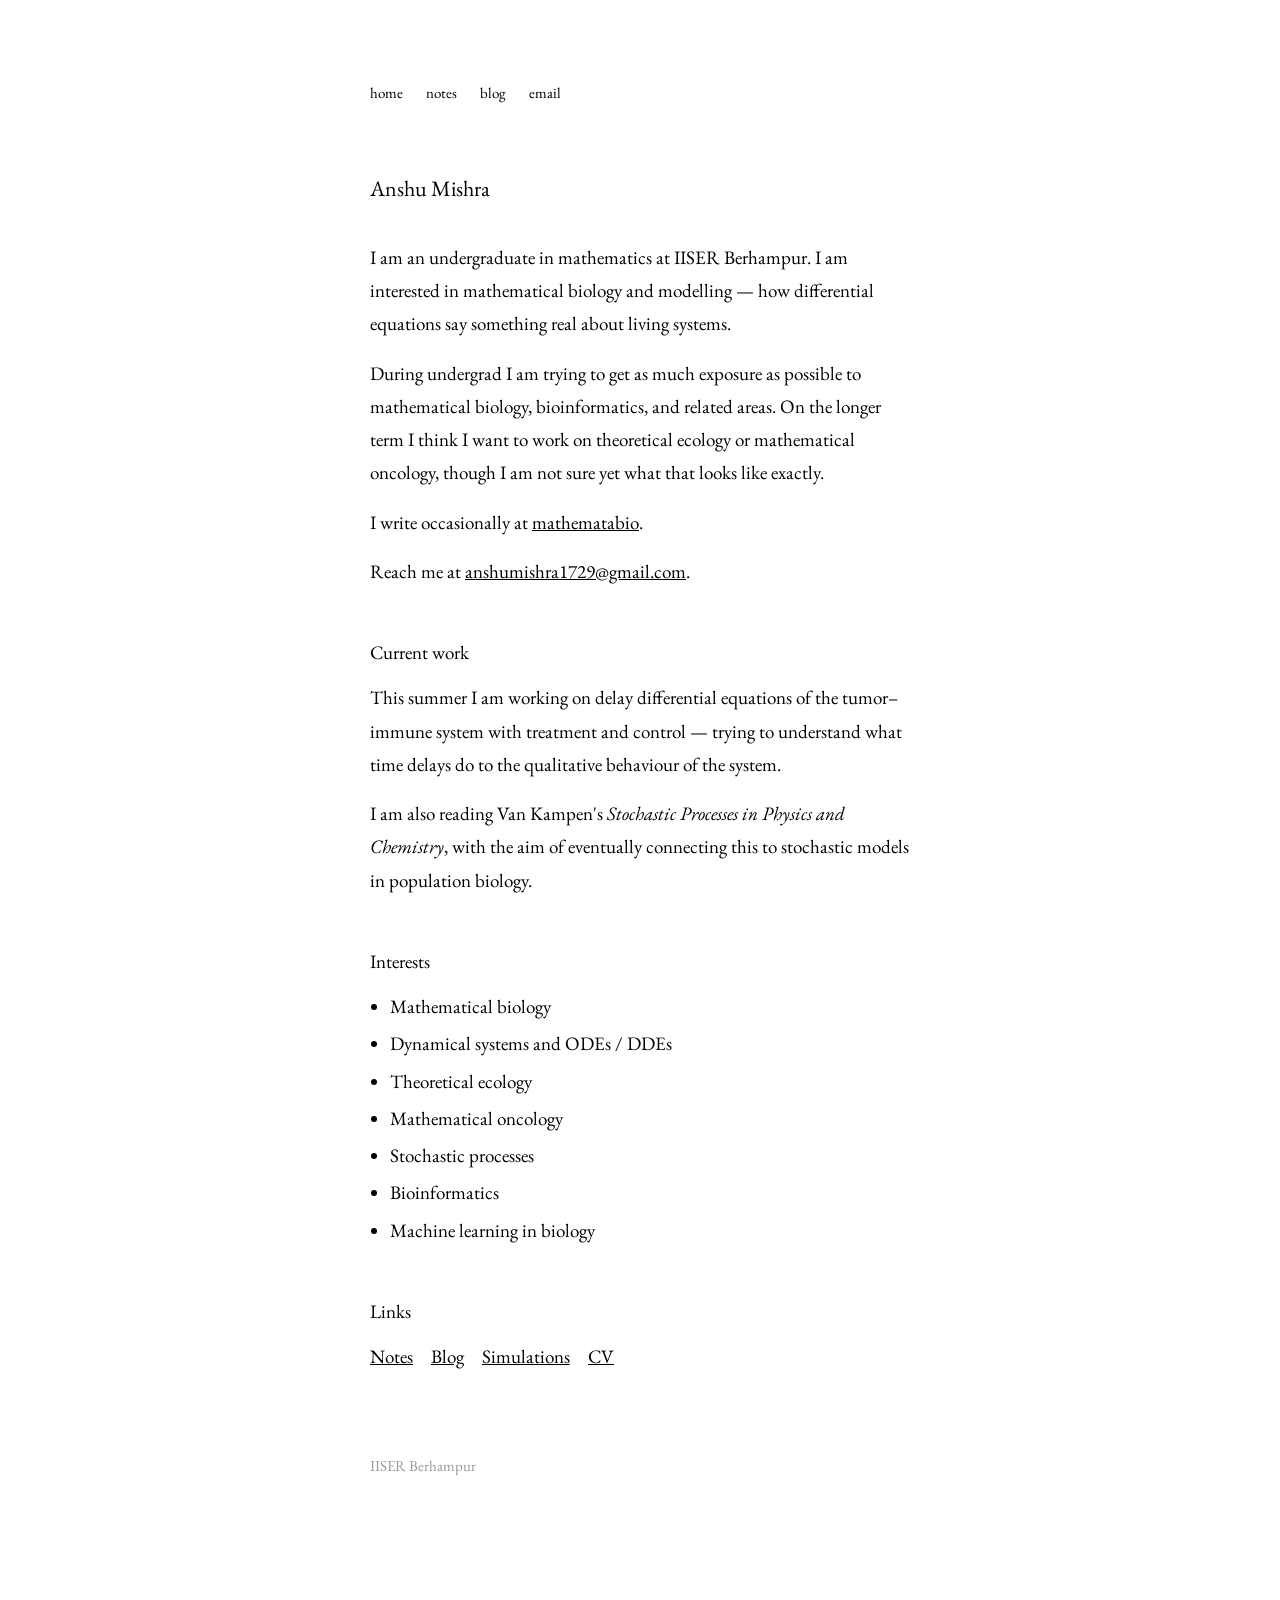
<file: index.html>
<!DOCTYPE html>
<html lang="en">
<head>
<meta charset="UTF-8"/>
<meta name="viewport" content="width=device-width, initial-scale=1.0"/>
<title>Anshu Mishra</title>
<link href="https://fonts.googleapis.com/css2?family=EB+Garamond:ital,wght@0,400;1,400&display=swap" rel="stylesheet"/>
<style>
* { margin: 0; padding: 0; box-sizing: border-box; }

body {
  font-family: 'EB Garamond', Georgia, serif;
  font-size: 19px;
  line-height: 1.75;
  background: #fff;
  color: #000;
  max-width: 580px;
  margin: 0 auto;
  padding: 80px 20px 120px;
}

nav {
  margin-bottom: 64px;
  font-size: 15px;
}

nav a {
  color: #000;
  text-decoration: none;
  margin-right: 20px;
}

nav a:hover { text-decoration: underline; }

h1 {
  font-size: 22px;
  font-weight: 400;
  margin-bottom: 32px;
}

h2 {
  font-size: 19px;
  font-weight: 400;
  margin: 48px 0 12px;
}

p {
  margin-bottom: 16px;
}

p:last-child { margin-bottom: 0; }

a { color: #000; }
a:hover { text-decoration: none; }

ul {
  margin: 0 0 16px 20px;
}

ul li {
  margin-bottom: 4px;
}

footer {
  margin-top: 80px;
  font-size: 15px;
  color: #999;
}
</style>
</head>
<body>

<nav>
  <a href="index.html">home</a>
  <a href="notes.html">notes</a>
  <a href="https://mathematabio.substack.com/" target="_blank" rel="noopener">blog</a>
  <a href="mailto:anshumishra1729@gmail.com">email</a>
</nav>

<h1>Anshu Mishra</h1>

<p>I am an undergraduate in mathematics at IISER Berhampur. I am interested in mathematical biology and modelling &mdash; how differential equations say something real about living systems.</p>

<p>During undergrad I am trying to get as much exposure as possible to mathematical biology, bioinformatics, and related areas. On the longer term I think I want to work on theoretical ecology or mathematical oncology, though I am not sure yet what that looks like exactly.</p>

<p>I write occasionally at <a href="https://mathematabio.substack.com/" target="_blank" rel="noopener">mathematabio</a>.</p>

<p>Reach me at <a href="mailto:anshumishra1729@gmail.com">anshumishra1729@gmail.com</a>.</p>

<h2>Current work</h2>

<p>This summer I am working on delay differential equations of the tumor&ndash;immune system with treatment and control &mdash; trying to understand what time delays do to the qualitative behaviour of the system.</p>

<p>I am also reading Van Kampen's <em>Stochastic Processes in Physics and Chemistry</em>, with the aim of eventually connecting this to stochastic models in population biology.</p>

<h2>Interests</h2>

<ul>
  <li>Mathematical biology</li>
  <li>Dynamical systems and ODEs / DDEs</li>
  <li>Theoretical ecology</li>
  <li>Mathematical oncology</li>
  <li>Stochastic processes</li>
  <li>Bioinformatics</li>
  <li>Machine learning in biology</li>
</ul>

<h2>Links</h2>

<p>
  <a href="notes.html">Notes</a> &ensp;
  <a href="https://mathematabio.substack.com/" target="_blank" rel="noopener">Blog</a> &ensp;
  <a href="https://sites.google.com/view/anshum/simulations" target="_blank" rel="noopener">Simulations</a> &ensp;
  <a href="https://sites.google.com/view/anshum/cv-and-coursework" target="_blank" rel="noopener">CV</a>
</p>

<footer>IISER Berhampur</footer>

</body>
</html>
</file>
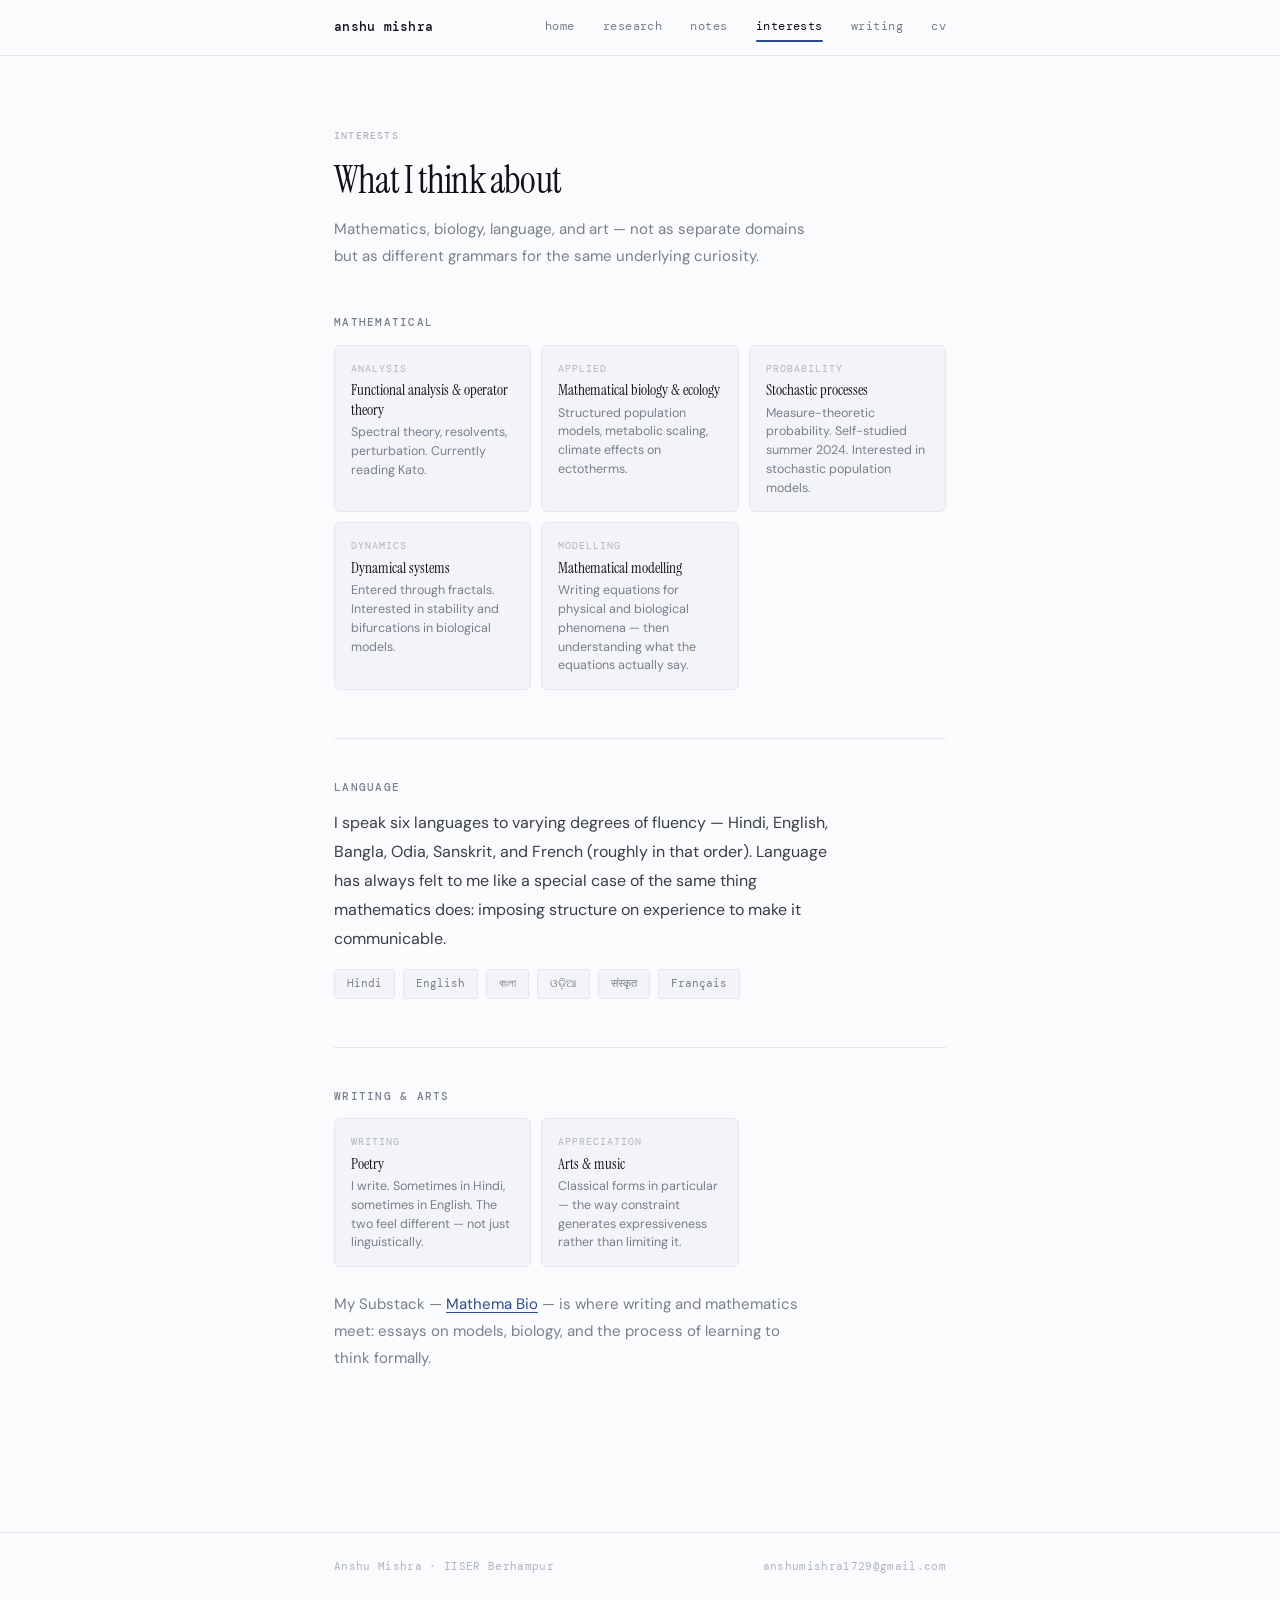
<file: interests.html>
<!DOCTYPE html>
<html lang="en">
<head>
<meta charset="UTF-8"/>
<meta name="viewport" content="width=device-width, initial-scale=1.0"/>
<title>Interests — Anshu Mishra</title>
<link rel="stylesheet" href="assets/style.css"/>
</head>
<body>

<nav class="site-nav">
  <div class="nav-inner">
    <a class="nav-brand" href="index.html">anshu mishra</a>
    <div class="nav-links">
      <a href="index.html">home</a>
      <a href="research.html">research</a>
      <a href="notes.html">notes</a>
      <a href="interests.html" class="active">interests</a>
      <a href="writing.html">writing</a>
      <a href="cv.html">cv</a>
    </div>
  </div>
</nav>

<main class="page">

  <div class="fade-up" style="padding-top:8px; margin-bottom:44px;">
    <span class="label">Interests</span>
    <h1 style="margin-top:10px; margin-bottom:14px;">What I think about</h1>
    <p style="max-width:480px; color:var(--ink-3); font-size:15px;">
      Mathematics, biology, language, and art — not as separate domains but as different grammars for the same underlying curiosity.
    </p>
  </div>

  <!-- ── MATHEMATICAL ── -->
  <section class="fade-up-2" style="margin-bottom:48px;">
    <h3>Mathematical</h3>
    <div class="interest-grid">

      <div class="interest-card">
        <div class="i-label">Analysis</div>
        <div class="i-title">Functional analysis &amp; operator theory</div>
        <div class="i-sub">Spectral theory, resolvents, perturbation. Currently reading Kato.</div>
      </div>

      <div class="interest-card">
        <div class="i-label">Applied</div>
        <div class="i-title">Mathematical biology &amp; ecology</div>
        <div class="i-sub">Structured population models, metabolic scaling, climate effects on ectotherms.</div>
      </div>

      <div class="interest-card">
        <div class="i-label">Probability</div>
        <div class="i-title">Stochastic processes</div>
        <div class="i-sub">Measure-theoretic probability. Self-studied summer 2024. Interested in stochastic population models.</div>
      </div>

      <div class="interest-card">
        <div class="i-label">Dynamics</div>
        <div class="i-title">Dynamical systems</div>
        <div class="i-sub">Entered through fractals. Interested in stability and bifurcations in biological models.</div>
      </div>

      <div class="interest-card">
        <div class="i-label">Modelling</div>
        <div class="i-title">Mathematical modelling</div>
        <div class="i-sub">Writing equations for physical and biological phenomena — then understanding what the equations actually say.</div>
      </div>

    </div>
  </section>

  <hr class="rule"/>

  <!-- ── LANGUAGE ── -->
  <section class="fade-up-3" style="margin-bottom:48px;">
    <h3>Language</h3>
    <p style="max-width:500px;">I speak six languages to varying degrees of fluency — Hindi, English, Bangla, Odia, Sanskrit, and French (roughly in that order). Language has always felt to me like a special case of the same thing mathematics does: imposing structure on experience to make it communicable.</p>
    <div style="display:flex; flex-wrap:wrap; gap:8px; margin-top:16px;">
      <span style="font-family:var(--mono); font-size:11px; color:var(--ink-3); background:var(--bg-2); border:1px solid var(--rule); padding:4px 12px; border-radius:3px;">Hindi</span>
      <span style="font-family:var(--mono); font-size:11px; color:var(--ink-3); background:var(--bg-2); border:1px solid var(--rule); padding:4px 12px; border-radius:3px;">English</span>
      <span style="font-family:var(--mono); font-size:11px; color:var(--ink-3); background:var(--bg-2); border:1px solid var(--rule); padding:4px 12px; border-radius:3px;">বাংলা</span>
      <span style="font-family:var(--mono); font-size:11px; color:var(--ink-3); background:var(--bg-2); border:1px solid var(--rule); padding:4px 12px; border-radius:3px;">ଓଡ଼ିଆ</span>
      <span style="font-family:var(--mono); font-size:11px; color:var(--ink-3); background:var(--bg-2); border:1px solid var(--rule); padding:4px 12px; border-radius:3px;">संस्कृत</span>
      <span style="font-family:var(--mono); font-size:11px; color:var(--ink-3); background:var(--bg-2); border:1px solid var(--rule); padding:4px 12px; border-radius:3px;">Français</span>
    </div>
  </section>

  <hr class="rule"/>

  <!-- ── WRITING & ARTS ── -->
  <section class="fade-up-4" style="margin-bottom:0;">
    <h3>Writing &amp; arts</h3>
    <div class="interest-grid">

      <div class="interest-card">
        <div class="i-label">Writing</div>
        <div class="i-title">Poetry</div>
        <div class="i-sub">I write. Sometimes in Hindi, sometimes in English. The two feel different — not just linguistically.</div>
      </div>

      <div class="interest-card">
        <div class="i-label">Appreciation</div>
        <div class="i-title">Arts &amp; music</div>
        <div class="i-sub">Classical forms in particular — the way constraint generates expressiveness rather than limiting it.</div>
      </div>

    </div>

    <p style="margin-top:24px; font-size:15px; color:var(--ink-3); max-width:480px;">
      My Substack — <a href="https://mathemabio.substack.com/" target="_blank" rel="noopener">Mathema Bio</a> — is where writing and mathematics meet: essays on models, biology, and the process of learning to think formally.
    </p>
  </section>

</main>

<footer class="site-footer">
  <div class="footer-inner">
    <span>Anshu Mishra · IISER Berhampur</span>
    <span><a href="mailto:anshumishra1729@gmail.com">anshumishra1729@gmail.com</a></span>
  </div>
</footer>

</body>
</html>
</file>
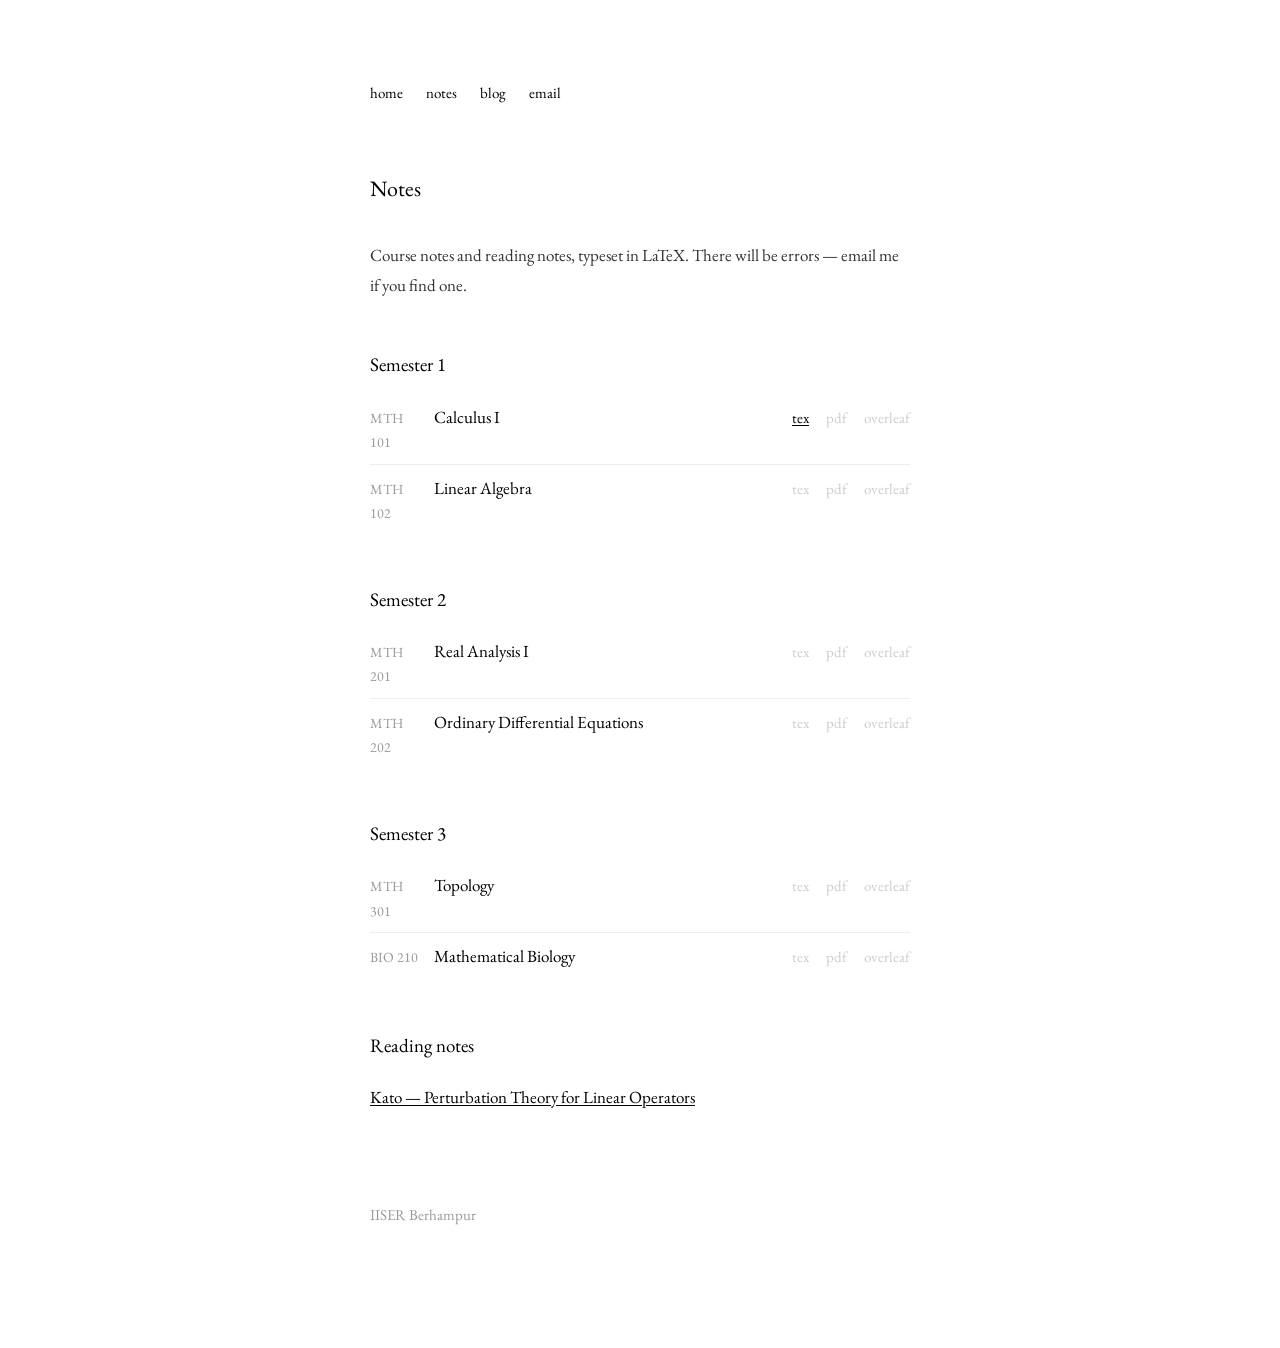
<file: kato-ch1-part2.html>
<!DOCTYPE html>
<html lang="en">
<head>
<meta charset="UTF-8"/>
<meta name="viewport" content="width=device-width, initial-scale=1.0"/>
<title>Notes &mdash; Anshu Mishra</title>
<link href="https://fonts.googleapis.com/css2?family=EB+Garamond:ital,wght@0,400;1,400&display=swap" rel="stylesheet"/>
<style>
* { margin: 0; padding: 0; box-sizing: border-box; }

body {
  font-family: 'EB Garamond', Georgia, serif;
  font-size: 19px;
  line-height: 1.75;
  background: #fff;
  color: #000;
  max-width: 580px;
  margin: 0 auto;
  padding: 80px 20px 120px;
}

nav {
  margin-bottom: 64px;
  font-size: 15px;
}

nav a {
  color: #000;
  text-decoration: none;
  margin-right: 20px;
}

nav a:hover { text-decoration: underline; }

h1 {
  font-size: 22px;
  font-weight: 400;
  margin-bottom: 32px;
}

h2 {
  font-size: 19px;
  font-weight: 400;
  margin: 48px 0 12px;
}

p {
  margin-bottom: 16px;
  font-size: 17px;
  color: #333;
}

a { color: #000; }
a:hover { text-decoration: none; }

/* course table */
table {
  width: 100%;
  border-collapse: collapse;
  margin-top: 8px;
  font-size: 17px;
}

tr {
  border-bottom: 1px solid #eee;
}

tr:last-child { border-bottom: none; }

td {
  padding: 9px 0;
  vertical-align: baseline;
}

td.code {
  color: #999;
  font-size: 14px;
  width: 64px;
  padding-right: 12px;
}

td.name {
  color: #000;
}

td.links {
  text-align: right;
  font-size: 15px;
  white-space: nowrap;
}

td.links a {
  color: #000;
  text-decoration: underline;
  text-underline-offset: 2px;
  margin-left: 14px;
}

td.links a:hover { text-decoration: none; }

td.links .none {
  color: #ccc;
  margin-left: 14px;
}

/* reading notes block */
.reading {
  margin-top: 8px;
  font-size: 17px;
}

.reading a {
  color: #000;
  text-decoration: underline;
  text-underline-offset: 2px;
  display: block;
  padding: 9px 0;
  border-bottom: 1px solid #eee;
}

.reading a:hover { text-decoration: none; }

.reading a:last-child { border-bottom: none; }

footer {
  margin-top: 80px;
  font-size: 15px;
  color: #999;
}
</style>
</head>
<body>

<nav>
  <a href="index.html">home</a>
  <a href="notes.html">notes</a>
  <a href="https://mathematabio.substack.com/" target="_blank" rel="noopener">blog</a>
  <a href="mailto:anshumishra1729@gmail.com">email</a>
</nav>

<h1>Notes</h1>

<p>Course notes and reading notes, typeset in LaTeX. There will be errors &mdash; email me if you find one.</p>

<h2>Semester 1</h2>
<table>
  <tr>
    <td class="code">MTH 101</td>
    <td class="name">Calculus I</td>
    <td class="links">
      <a href="calculus1.tex">tex</a>
      <span class="none">pdf</span>
      <span class="none">overleaf</span>
    </td>
  </tr>
  <tr>
    <td class="code">MTH 102</td>
    <td class="name">Linear Algebra</td>
    <td class="links">
      <span class="none">tex</span>
      <span class="none">pdf</span>
      <span class="none">overleaf</span>
    </td>
  </tr>
</table>

<h2>Semester 2</h2>
<table>
  <tr>
    <td class="code">MTH 201</td>
    <td class="name">Real Analysis I</td>
    <td class="links">
      <span class="none">tex</span>
      <span class="none">pdf</span>
      <span class="none">overleaf</span>
    </td>
  </tr>
  <tr>
    <td class="code">MTH 202</td>
    <td class="name">Ordinary Differential Equations</td>
    <td class="links">
      <span class="none">tex</span>
      <span class="none">pdf</span>
      <span class="none">overleaf</span>
    </td>
  </tr>
</table>

<h2>Semester 3</h2>
<table>
  <tr>
    <td class="code">MTH 301</td>
    <td class="name">Topology</td>
    <td class="links">
      <span class="none">tex</span>
      <span class="none">pdf</span>
      <span class="none">overleaf</span>
    </td>
  </tr>
  <tr>
    <td class="code">BIO 210</td>
    <td class="name">Mathematical Biology</td>
    <td class="links">
      <span class="none">tex</span>
      <span class="none">pdf</span>
      <span class="none">overleaf</span>
    </td>
  </tr>
</table>

<!--
  TO ADD A COURSE: copy a <tr>...</tr> block and fill in the details.
  To link a file: replace <span class="none">pdf</span> with
  <a href="YOUR_LINK">pdf</a>
-->

<h2>Reading notes</h2>

<div class="reading">
  <a href="kato.html">Kato &mdash; Perturbation Theory for Linear Operators</a>
</div>

<footer>IISER Berhampur</footer>

</body>
</html>
</file>
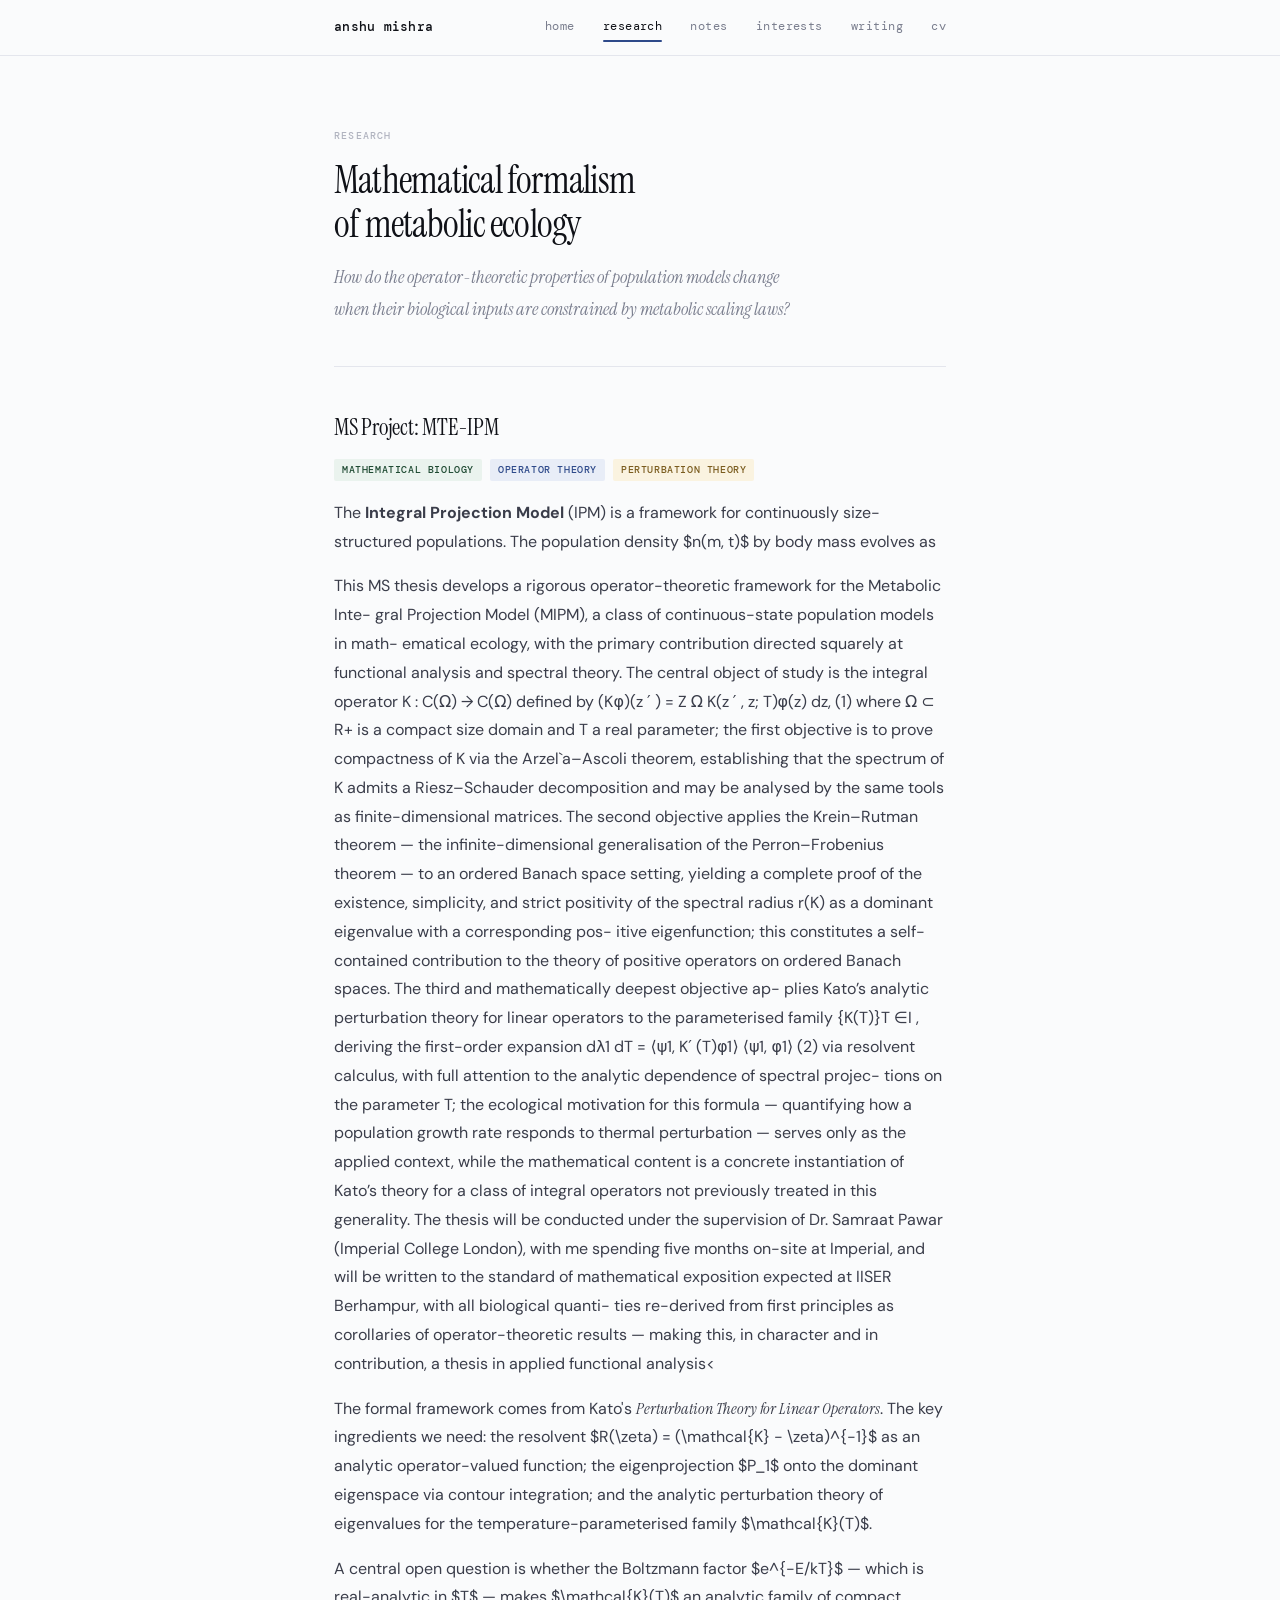
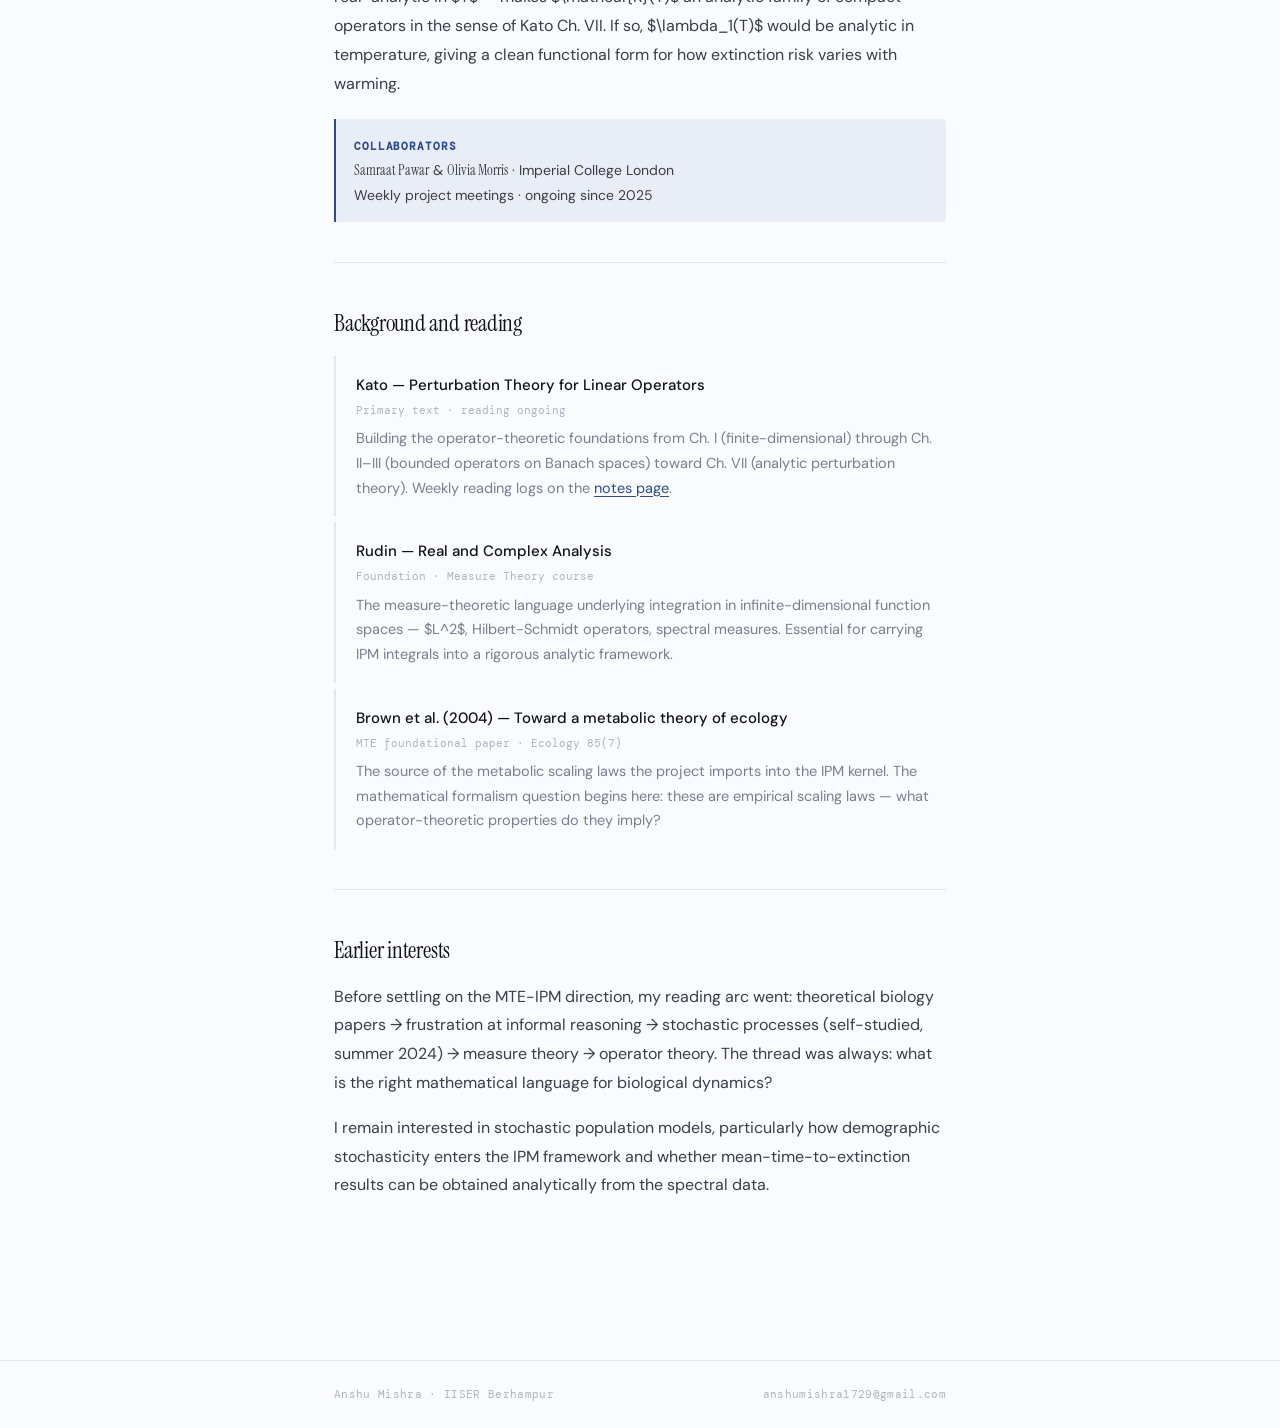
<file: research.html>
<!DOCTYPE html>
<html lang="en">
<head>
<meta charset="UTF-8"/>
<meta name="viewport" content="width=device-width, initial-scale=1.0"/>
<title>Research — Anshu Mishra</title>
<meta name="description" content="Research on MTE-IPM mathematical formalism, operator theory, and mathematical biology."/>
<link rel="stylesheet" href="assets/style.css"/>
</head>
<body>

<nav class="site-nav">
  <div class="nav-inner">
    <a class="nav-brand" href="index.html">anshu mishra</a>
    <div class="nav-links">
      <a href="index.html">home</a>
      <a href="research.html" class="active">research</a>
      <a href="notes.html">notes</a>
      <a href="interests.html">interests</a>
      <a href="writing.html">writing</a>
      <a href="cv.html">cv</a>
    </div>
  </div>
</nav>

<main class="page">

  <div class="fade-up" style="padding-top:8px;">
    <span class="label">Research</span>
    <h1 style="margin-top:10px; margin-bottom:16px;">Mathematical formalism<br/>of metabolic ecology</h1>
    <p style="font-family:var(--serif); font-style:italic; font-size:1.1rem; color:var(--ink-3); max-width:480px; margin-bottom:0;">
      How do the operator-theoretic properties of population models change when their biological inputs are constrained by metabolic scaling laws?
    </p>
  </div>

  <hr class="rule"/>

  <!-- ── MAIN PROJECT ── -->
  <section class="fade-up-2">
    <h2 style="margin-top:0;">MS Project: MTE-IPM</h2>

    <div style="display:flex; gap:8px; flex-wrap:wrap; margin-bottom:18px;">
      <span class="tag tag-bio">Mathematical Biology</span>
      <span class="tag tag-analysis">Operator Theory</span>
      <span class="tag tag-kato">Perturbation Theory</span>
    </div>

    <p>The <strong>Integral Projection Model</strong> (IPM) is a framework for continuously size-structured populations. The population density $n(m, t)$ by body mass evolves as</p>

  <P>This MS thesis develops a rigorous operator-theoretic framework for the Metabolic Inte-
gral Projection Model (MIPM), a class of continuous-state population models in math-
ematical ecology, with the primary contribution directed squarely at functional analysis

and spectral theory. The central object of study is the integral operator K : C(Ω) → C(Ω)
defined by

(Kφ)(z
′
) = Z
Ω
K(z
′
, z; T)φ(z) dz, (1)
where Ω ⊂ R+ is a compact size domain and T a real parameter; the first objective is to
prove compactness of K via the Arzel`a–Ascoli theorem, establishing that the spectrum
of K admits a Riesz–Schauder decomposition and may be analysed by the same tools as
finite-dimensional matrices. The second objective applies the Krein–Rutman theorem —
the infinite-dimensional generalisation of the Perron–Frobenius theorem — to an ordered
Banach space setting, yielding a complete proof of the existence, simplicity, and strict

positivity of the spectral radius r(K) as a dominant eigenvalue with a corresponding pos-
itive eigenfunction; this constitutes a self-contained contribution to the theory of positive

operators on ordered Banach spaces. The third and mathematically deepest objective ap-
plies Kato’s analytic perturbation theory for linear operators to the parameterised family

{K(T)}T ∈I , deriving the first-order expansion
dλ1
dT =
⟨ψ1, K′
(T)φ1⟩
⟨ψ1, φ1⟩

(2)

via resolvent calculus, with full attention to the analytic dependence of spectral projec-
tions on the parameter T; the ecological motivation for this formula — quantifying how

a population growth rate responds to thermal perturbation — serves only as the applied
context, while the mathematical content is a concrete instantiation of Kato’s theory for
a class of integral operators not previously treated in this generality. The thesis will
be conducted under the supervision of Dr. Samraat Pawar (Imperial College London),
with me spending five months on-site at Imperial, and will be written to the standard

of mathematical exposition expected at IISER Berhampur, with all biological quanti-
ties re-derived from first principles as corollaries of operator-theoretic results — making

this, in character and in contribution, a thesis in applied functional analysis<

    <p>The formal framework comes from Kato's <em>Perturbation Theory for Linear Operators</em>. The key ingredients we need: the resolvent $R(\zeta) = (\mathcal{K} - \zeta)^{-1}$ as an analytic operator-valued function; the eigenprojection $P_1$ onto the dominant eigenspace via contour integration; and the analytic perturbation theory of eigenvalues for the temperature-parameterised family $\mathcal{K}(T)$.</p>

    <p>A central open question is whether the Boltzmann factor $e^{-E/kT}$ — which is real-analytic in $T$ — makes $\mathcal{K}(T)$ an analytic family of compact operators in the sense of Kato Ch. VII. If so, $\lambda_1(T)$ would be analytic in temperature, giving a clean functional form for how extinction risk varies with warming.</p>

    <div style="background:var(--accent-3); border-left:2px solid var(--accent-2); border-radius:0 4px 4px 0; padding:14px 18px; margin:20px 0;">
      <p style="font-size:14px; margin:0; color:var(--ink-2);">
        <strong style="font-family:var(--mono); font-size:11px; letter-spacing:.08em; text-transform:uppercase; color:var(--accent-2);">Collaborators</strong><br/>
        <span style="font-family:var(--serif);">Samraat Pawar</span> &amp; <span style="font-family:var(--serif);">Olivia Morris</span> · Imperial College London<br/>
        Weekly project meetings · ongoing since 2025
      </p>
    </div>
  </section>

  <hr class="rule"/>

  <!-- ── BACKGROUND READING ── -->
  <section class="fade-up-3">
    <h2>Background and reading</h2>

    <div class="work-item">
      <div class="wi-title">Kato — Perturbation Theory for Linear Operators</div>
      <div class="wi-meta">Primary text · reading ongoing</div>
      <div class="wi-body">Building the operator-theoretic foundations from Ch. I (finite-dimensional) through Ch. II–III (bounded operators on Banach spaces) toward Ch. VII (analytic perturbation theory). Weekly reading logs on the <a href="notes.html">notes page</a>.</div>
    </div>

    <div class="work-item">
      <div class="wi-title">Rudin — Real and Complex Analysis</div>
      <div class="wi-meta">Foundation · Measure Theory course</div>
      <div class="wi-body">The measure-theoretic language underlying integration in infinite-dimensional function spaces — $L^2$, Hilbert-Schmidt operators, spectral measures. Essential for carrying IPM integrals into a rigorous analytic framework.</div>
    </div>

    <div class="work-item">
      <div class="wi-title">Brown et al. (2004) — Toward a metabolic theory of ecology</div>
      <div class="wi-meta">MTE foundational paper · Ecology 85(7)</div>
      <div class="wi-body">The source of the metabolic scaling laws the project imports into the IPM kernel. The mathematical formalism question begins here: these are empirical scaling laws — what operator-theoretic properties do they imply?</div>
    </div>
  </section>

  <hr class="rule"/>

  <!-- ── EARLIER INTERESTS ── -->
  <section class="fade-up-4">
    <h2>Earlier interests</h2>
    <p>Before settling on the MTE-IPM direction, my reading arc went: theoretical biology papers → frustration at informal reasoning → stochastic processes (self-studied, summer 2024) → measure theory → operator theory. The thread was always: what is the right mathematical language for biological dynamics?</p>
    <p>I remain interested in stochastic population models, particularly how demographic stochasticity enters the IPM framework and whether mean-time-to-extinction results can be obtained analytically from the spectral data.</p>
  </section>

</main>

<footer class="site-footer">
  <div class="footer-inner">
    <span>Anshu Mishra · IISER Berhampur</span>
    <span><a href="mailto:anshumishra1729@gmail.com">anshumishra1729@gmail.com</a></span>
  </div>
</footer>

</body>
</html>
</file>
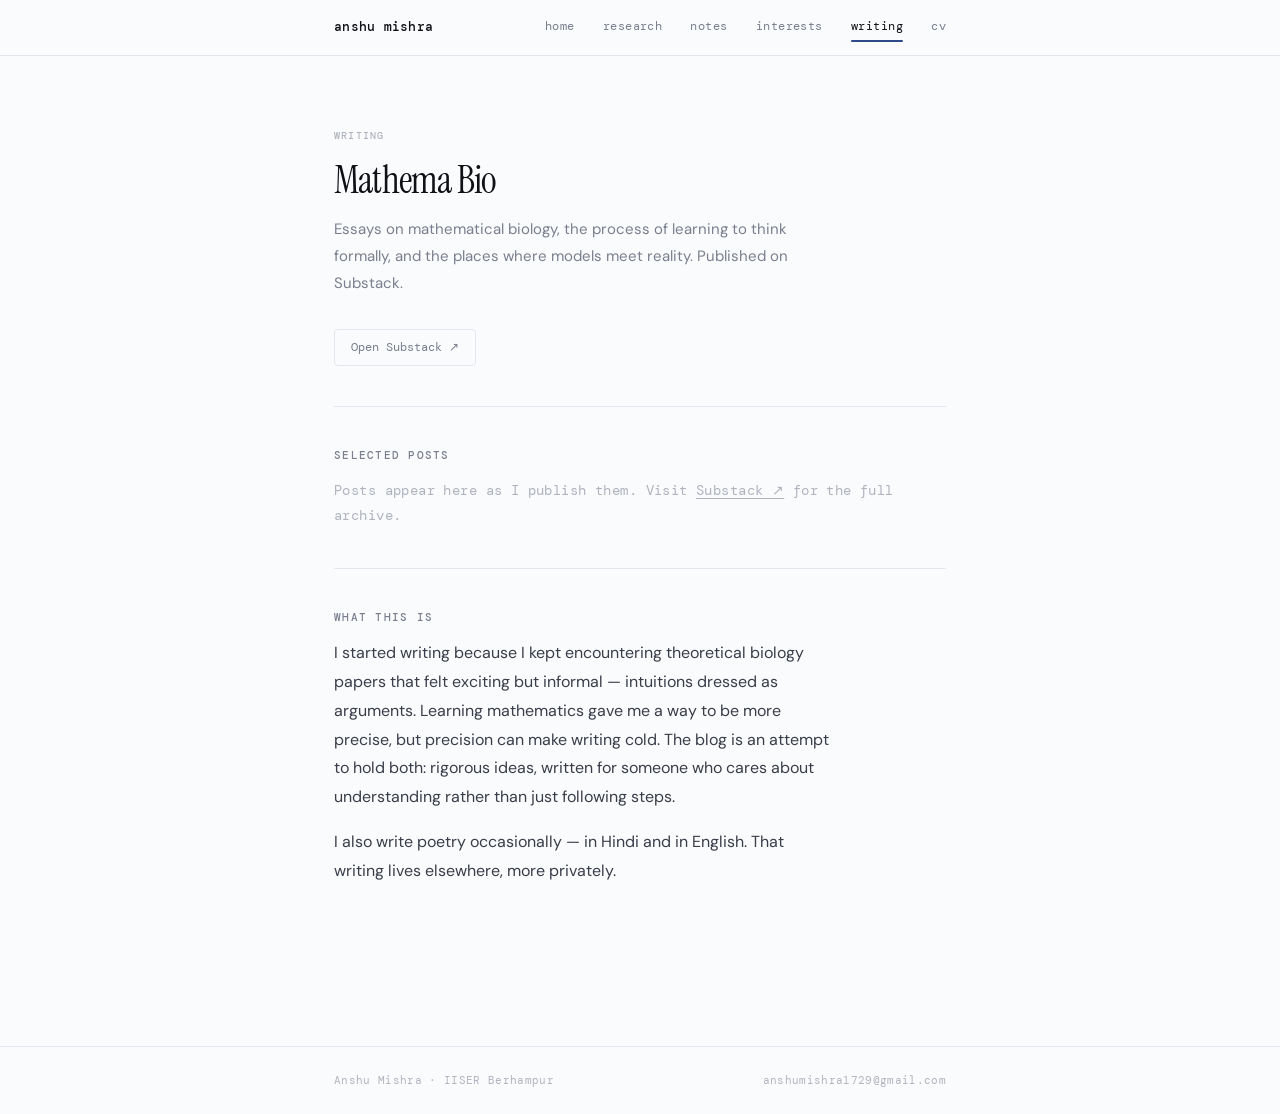
<file: writing.html>
<!DOCTYPE html>
<html lang="en">
<head>
<meta charset="UTF-8"/>
<meta name="viewport" content="width=device-width, initial-scale=1.0"/>
<title>Writing — Anshu Mishra</title>
<link rel="stylesheet" href="assets/style.css"/>
</head>
<body>

<nav class="site-nav">
  <div class="nav-inner">
    <a class="nav-brand" href="index.html">anshu mishra</a>
    <div class="nav-links">
      <a href="index.html">home</a>
      <a href="research.html">research</a>
      <a href="notes.html">notes</a>
      <a href="interests.html">interests</a>
      <a href="writing.html" class="active">writing</a>
      <a href="cv.html">cv</a>
    </div>
  </div>
</nav>

<main class="page">

  <div class="fade-up" style="padding-top:8px; margin-bottom:40px;">
    <span class="label">Writing</span>
    <h1 style="margin-top:10px; margin-bottom:14px;">Mathema Bio</h1>
    <p style="max-width:500px; color:var(--ink-3); font-size:15px;">
      Essays on mathematical biology, the process of learning to think formally, and the places where models meet reality. Published on Substack.
    </p>
    <a href="https://mathemabio.substack.com/" target="_blank" rel="noopener"
       style="display:inline-flex; align-items:center; gap:7px; font-family:var(--mono); font-size:12px; color:var(--ink-3); border:1px solid var(--rule); padding:7px 16px; border-radius:4px; text-decoration:none; margin-top:16px; transition:border-color .15s, color .15s;"
       onmouseover="this.style.borderColor='var(--ink-3)';this.style.color='var(--ink)'"
       onmouseout="this.style.borderColor='var(--rule)';this.style.color='var(--ink-3)'">
      Open Substack ↗
    </a>
  </div>

  <hr class="rule"/>

  <section class="fade-up-2">
    <h3>Selected posts</h3>

    <p style="font-size:14px; color:var(--ink-4); font-family:var(--mono); letter-spacing:.03em;">
      Posts appear here as I publish them. Visit <a href="https://mathemabio.substack.com/" target="_blank" rel="noopener" style="color:var(--ink-4);">Substack ↗</a> for the full archive.
    </p>

    <!-- ADD POSTS HERE as you publish them. Template:
    <div class="work-item" style="margin-top:20px;">
      <div class="wi-title">
        <a href="https://mathemabio.substack.com/p/your-post-slug" target="_blank" rel="noopener" style="color:var(--ink); text-decoration:none;">Post title here</a>
      </div>
      <div class="wi-meta">Month DD, YYYY</div>
      <div class="wi-body">One or two sentence description of what the post is about.</div>
    </div>
    -->

  </section>

  <hr class="rule"/>

  <section class="fade-up-3">
    <h3>What this is</h3>
    <p style="max-width:500px;">I started writing because I kept encountering theoretical biology papers that felt exciting but informal — intuitions dressed as arguments. Learning mathematics gave me a way to be more precise, but precision can make writing cold. The blog is an attempt to hold both: rigorous ideas, written for someone who cares about understanding rather than just following steps.</p>
    <p style="max-width:500px;">I also write poetry occasionally — in Hindi and in English. That writing lives elsewhere, more privately.</p>
  </section>

</main>

<footer class="site-footer">
  <div class="footer-inner">
    <span>Anshu Mishra · IISER Berhampur</span>
    <span><a href="mailto:anshumishra1729@gmail.com">anshumishra1729@gmail.com</a></span>
  </div>
</footer>

</body>
</html>
</file>
<file: assets/style.css>
@import url('https://fonts.googleapis.com/css2?family=Instrument+Serif:ital@0;1&family=DM+Mono:wght@300;400;500&family=DM+Sans:wght@300;400;500&display=swap');

:root {
  --ink:        #0f1117;
  --ink-2:      #3a3d4a;
  --ink-3:      #7a7e8e;
  --ink-4:      #b0b3bf;
  --rule:       #e4e6ed;
  --rule-2:     #f0f1f5;
  --bg:         #fafbfc;
  --bg-2:       #f3f4f7;
  --bg-3:       #eceef3;
  --accent:     #1a2744;
  --accent-2:   #2e4a8a;
  --accent-3:   #e8edf7;
  --amber:      #7a5c1e;
  --amber-bg:   #faf3e0;
  --green:      #1e4a32;
  --green-bg:   #eaf3ee;
  --serif:      'Instrument Serif', Georgia, serif;
  --mono:       'DM Mono', 'Courier New', monospace;
  --sans:       'DM Sans', system-ui, sans-serif;
  --measure:    660px;
  --nav-h:      56px;
}

*, *::before, *::after { box-sizing: border-box; margin: 0; padding: 0; }

html { scroll-behavior: smooth; }

body {
  font-family: var(--sans);
  font-size: 16px;
  line-height: 1.75;
  background: var(--bg);
  color: var(--ink-2);
  -webkit-font-smoothing: antialiased;
}

/* ── NAV ── */
nav.site-nav {
  position: sticky; top: 0; z-index: 100;
  background: rgba(250,251,252,0.92);
  backdrop-filter: blur(8px);
  border-bottom: 1px solid var(--rule);
  height: var(--nav-h);
  display: flex; align-items: center;
}
.nav-inner {
  max-width: var(--measure);
  margin: 0 auto; padding: 0 24px;
  width: 100%;
  display: flex; align-items: center; justify-content: space-between;
}
.nav-brand {
  font-family: var(--mono);
  font-size: 13px; font-weight: 500;
  color: var(--ink); letter-spacing: .02em;
  text-decoration: none;
}
.nav-brand:hover { color: var(--accent-2); }
.nav-links { display: flex; gap: 28px; align-items: center; }
.nav-links a {
  font-family: var(--mono);
  font-size: 11.5px; font-weight: 400;
  color: var(--ink-3); text-decoration: none;
  letter-spacing: .04em;
  transition: color .15s;
  position: relative;
}
.nav-links a:hover { color: var(--ink); }
.nav-links a.active {
  color: var(--ink);
}
.nav-links a.active::after {
  content: '';
  position: absolute; bottom: -4px; left: 0; right: 0;
  height: 1.5px; background: var(--accent-2);
  border-radius: 1px;
}

/* ── PAGE WRAPPER ── */
.page {
  max-width: var(--measure);
  margin: 0 auto;
  padding: 56px 24px 100px;
}

/* ── TYPOGRAPHY ── */
h1 {
  font-family: var(--serif);
  font-size: 2.4rem; font-weight: 400;
  line-height: 1.15; letter-spacing: -.02em;
  color: var(--ink);
}
h2 {
  font-family: var(--serif);
  font-size: 1.45rem; font-weight: 400;
  color: var(--ink); margin: 2.5rem 0 .75rem;
  letter-spacing: -.01em;
}
h3 {
  font-family: var(--mono);
  font-size: 10.5px; font-weight: 500;
  text-transform: uppercase; letter-spacing: .12em;
  color: var(--ink-3); margin: 2rem 0 .75rem;
}
p { margin-bottom: 1rem; color: var(--ink-2); line-height: 1.8; }
p:last-child { margin-bottom: 0; }
a { color: var(--accent-2); text-underline-offset: 3px; }
a:hover { color: var(--ink); }
em { font-family: var(--serif); font-style: italic; }

hr.rule {
  border: none; border-top: 1px solid var(--rule);
  margin: 2.5rem 0;
}

/* ── LABELS / TAGS ── */
.label {
  font-family: var(--mono);
  font-size: 10px; font-weight: 500;
  text-transform: uppercase; letter-spacing: .12em;
  color: var(--ink-4);
}
.tag {
  display: inline-block;
  font-family: var(--mono); font-size: 10px; font-weight: 500;
  letter-spacing: .06em; text-transform: uppercase;
  padding: 2px 8px; border-radius: 2px;
}
.tag-analysis  { background: var(--accent-3); color: var(--accent-2); }
.tag-bio       { background: var(--green-bg); color: var(--green); }
.tag-kato      { background: var(--amber-bg); color: var(--amber); }
.tag-prob      { background: #f0edf8; color: #4a2a8a; }
.tag-course    { background: var(--bg-3); color: var(--ink-3); }
.tag-problems  { background: #edf4f0; color: #2a6045; }

/* ── MONOGRAM AVATAR ── */
.monogram {
  width: 52px; height: 52px; border-radius: 50%;
  background: var(--accent); color: #fff;
  display: flex; align-items: center; justify-content: center;
  font-family: var(--serif); font-size: 20px;
  flex-shrink: 0;
}
.monogram.has-photo {
  background: var(--bg-2);
  overflow: hidden;
}
.monogram.has-photo img {
  width: 100%; height: 100%; object-fit: cover;
}

/* ── NOTE ROWS ── */
.note-list { display: flex; flex-direction: column; gap: 0; }
.note-row {
  display: flex; align-items: baseline; justify-content: space-between;
  gap: 16px; padding: 11px 0;
  border-bottom: 1px solid var(--rule-2);
  transition: background .1s;
}
.note-row:last-child { border-bottom: none; }
.note-row:hover { background: var(--bg-2); margin: 0 -12px; padding-left: 12px; padding-right: 12px; border-radius: 4px; border-bottom-color: transparent; }
.note-left { flex: 1; min-width: 0; }
.note-date-label {
  font-family: var(--mono); font-size: 10.5px;
  color: var(--ink-4); display: block; margin-bottom: 1px;
}
.note-title-text {
  font-size: 15px; color: var(--ink);
  font-family: var(--sans); font-weight: 400;
}
.note-sub-text {
  font-family: var(--serif); font-style: italic;
  font-size: 13.5px; color: var(--ink-3);
  display: block; margin-top: 1px;
}
.note-actions { display: flex; gap: 12px; flex-shrink: 0; align-items: center; }
.note-actions a {
  font-family: var(--mono); font-size: 11px;
  color: var(--ink-4); text-decoration: none;
  letter-spacing: .03em; white-space: nowrap;
  transition: color .15s;
}
.note-actions a:hover { color: var(--accent-2); }
.note-actions a.primary { color: var(--accent-2); }
.note-actions a.primary:hover { color: var(--ink); }
.note-actions .coming { font-family: var(--mono); font-size: 11px; color: var(--rule); }

/* ── SECTION HEADER ── */
.section-head {
  display: flex; align-items: center; gap: 10px;
  margin-bottom: 12px;
}
.section-pip {
  width: 6px; height: 6px; border-radius: 50%; flex-shrink: 0;
}
.pip-kato    { background: #c8a030; }
.pip-course  { background: var(--accent-2); }
.pip-prob    { background: #5a9a70; }
.pip-bio     { background: #3a8a6a; }

/* ── INTEREST GRID ── */
.interest-grid {
  display: grid;
  grid-template-columns: repeat(auto-fill, minmax(190px, 1fr));
  gap: 10px; margin-top: 4px;
}
.interest-card {
  background: var(--bg-2);
  border: 1px solid var(--rule);
  border-radius: 6px;
  padding: 14px 16px;
}
.interest-card .i-label {
  font-family: var(--mono); font-size: 10px;
  text-transform: uppercase; letter-spacing: .1em;
  color: var(--ink-4); margin-bottom: 4px;
}
.interest-card .i-title {
  font-family: var(--serif); font-size: 15px;
  color: var(--ink); line-height: 1.3;
}
.interest-card .i-sub {
  font-size: 12.5px; color: var(--ink-3);
  margin-top: 3px; line-height: 1.5;
}

/* ── WORK ITEM ── */
.work-item {
  padding: 16px 0 16px 20px;
  border-left: 2px solid var(--rule);
  margin-bottom: 6px;
}
.work-item:hover { border-left-color: var(--accent-2); }
.work-item .wi-title {
  font-size: 15px; font-weight: 500; color: var(--ink);
  margin-bottom: 3px;
}
.work-item .wi-meta {
  font-family: var(--mono); font-size: 11px;
  color: var(--ink-4); margin-bottom: 6px;
}
.work-item .wi-body { font-size: 14.5px; color: var(--ink-3); line-height: 1.7; }

/* ── FOOTER ── */
footer.site-footer {
  border-top: 1px solid var(--rule);
  padding: 24px 0; margin-top: 60px;
  font-family: var(--mono); font-size: 11px;
  color: var(--ink-4); letter-spacing: .03em;
}
footer.site-footer .footer-inner {
  max-width: var(--measure); margin: 0 auto; padding: 0 24px;
  display: flex; justify-content: space-between; align-items: center;
  flex-wrap: wrap; gap: 8px;
}
footer.site-footer a { color: var(--ink-4); text-decoration: none; }
footer.site-footer a:hover { color: var(--ink-3); }

/* ── NOTE PAGE SPECIFIC ── */
.note-header { margin-bottom: 2.5rem; }
.note-header .note-meta-row {
  display: flex; align-items: center; gap: 8px;
  margin-bottom: 10px; flex-wrap: wrap;
}
.note-header h1 { font-size: 2rem; margin-bottom: .4rem; }
.note-header .note-strap {
  font-family: var(--serif); font-style: italic;
  font-size: 1.05rem; color: var(--ink-3); margin-bottom: .4rem;
}
.note-header .note-source {
  font-family: var(--mono); font-size: 11.5px; color: var(--ink-4);
}
.pdf-btn {
  display: inline-flex; align-items: center; gap: 7px;
  font-family: var(--mono); font-size: 11.5px;
  color: var(--ink-3); text-decoration: none;
  border: 1px solid var(--rule); border-radius: 4px;
  padding: 6px 14px; margin-top: 16px;
  transition: border-color .15s, color .15s;
}
.pdf-btn:hover { border-color: var(--ink-3); color: var(--ink); }

.note-body h2 { margin-top: 2.2rem; }
.note-body p  { font-size: 16px; }

.thm, .defn, .rmk, .proof, .scratch, .ipm-link {
  margin: 1.4rem 0; padding: 13px 17px;
  border-left: 2px solid; border-radius: 0 4px 4px 0;
  font-size: 15px; line-height: 1.85;
}
.thm   { background: var(--accent-3); border-color: var(--accent-2); color: var(--ink-2); }
.defn  { background: var(--green-bg); border-color: var(--green); color: var(--ink-2); }
.rmk   { background: var(--amber-bg); border-color: var(--amber); color: var(--ink-2); }
.proof { background: var(--bg-2); border-color: var(--rule); color: var(--ink-3); }
.proof::after { content: '□'; display: block; text-align: right; color: var(--ink-4); margin-top: 6px; }
.scratch { background: var(--bg); border: 1px dashed var(--rule); border-left: 2px solid var(--ink-4); border-radius: 0 4px 4px 0; color: var(--ink-2); }
.ipm-link { background: var(--green-bg); border-color: var(--green); color: var(--ink-2); }
.scratch .scratch-note { font-family: var(--mono); font-size: 11.5px; color: var(--ink-4); margin-top: 10px; padding-top: 10px; border-top: 1px solid var(--rule); font-style: italic; }

.open-qs, .next-steps-block {
  margin: 1.4rem 0; padding: 14px 17px;
  border-radius: 4px;
}
.open-qs { background: var(--amber-bg); border: 1px solid #e8d8a0; }
.next-steps-block { background: var(--green-bg); border: 1px solid #b8d8c0; }
.open-qs ul, .next-steps-block ol { list-style: none; }
.open-qs li, .next-steps-block li {
  padding: 7px 0 7px 20px; position: relative;
  font-size: 15px; color: var(--ink-2); line-height: 1.7;
  border-bottom: 1px solid rgba(0,0,0,.06);
}
.open-qs li:last-child,
.next-steps-block li:last-child { border-bottom: none; }
.open-qs li::before { content: '?'; position: absolute; left: 0; color: var(--amber); font-weight: 500; font-family: var(--mono); font-size: 12px; }
.next-steps-block li::before { content: '→'; position: absolute; left: 0; color: var(--green); font-family: var(--mono); font-size: 12px; }

/* ── ANIMATIONS ── */
@keyframes fadeUp {
  from { opacity: 0; transform: translateY(12px); }
  to   { opacity: 1; transform: translateY(0); }
}
.fade-up { animation: fadeUp .45s ease both; }
.fade-up-2 { animation: fadeUp .45s .1s ease both; }
.fade-up-3 { animation: fadeUp .45s .2s ease both; }
.fade-up-4 { animation: fadeUp .45s .3s ease both; }

/* ── RESPONSIVE ── */
@media (max-width: 600px) {
  h1 { font-size: 1.8rem; }
  .nav-links { gap: 16px; }
  .interest-grid { grid-template-columns: 1fr 1fr; }
}
</file>
